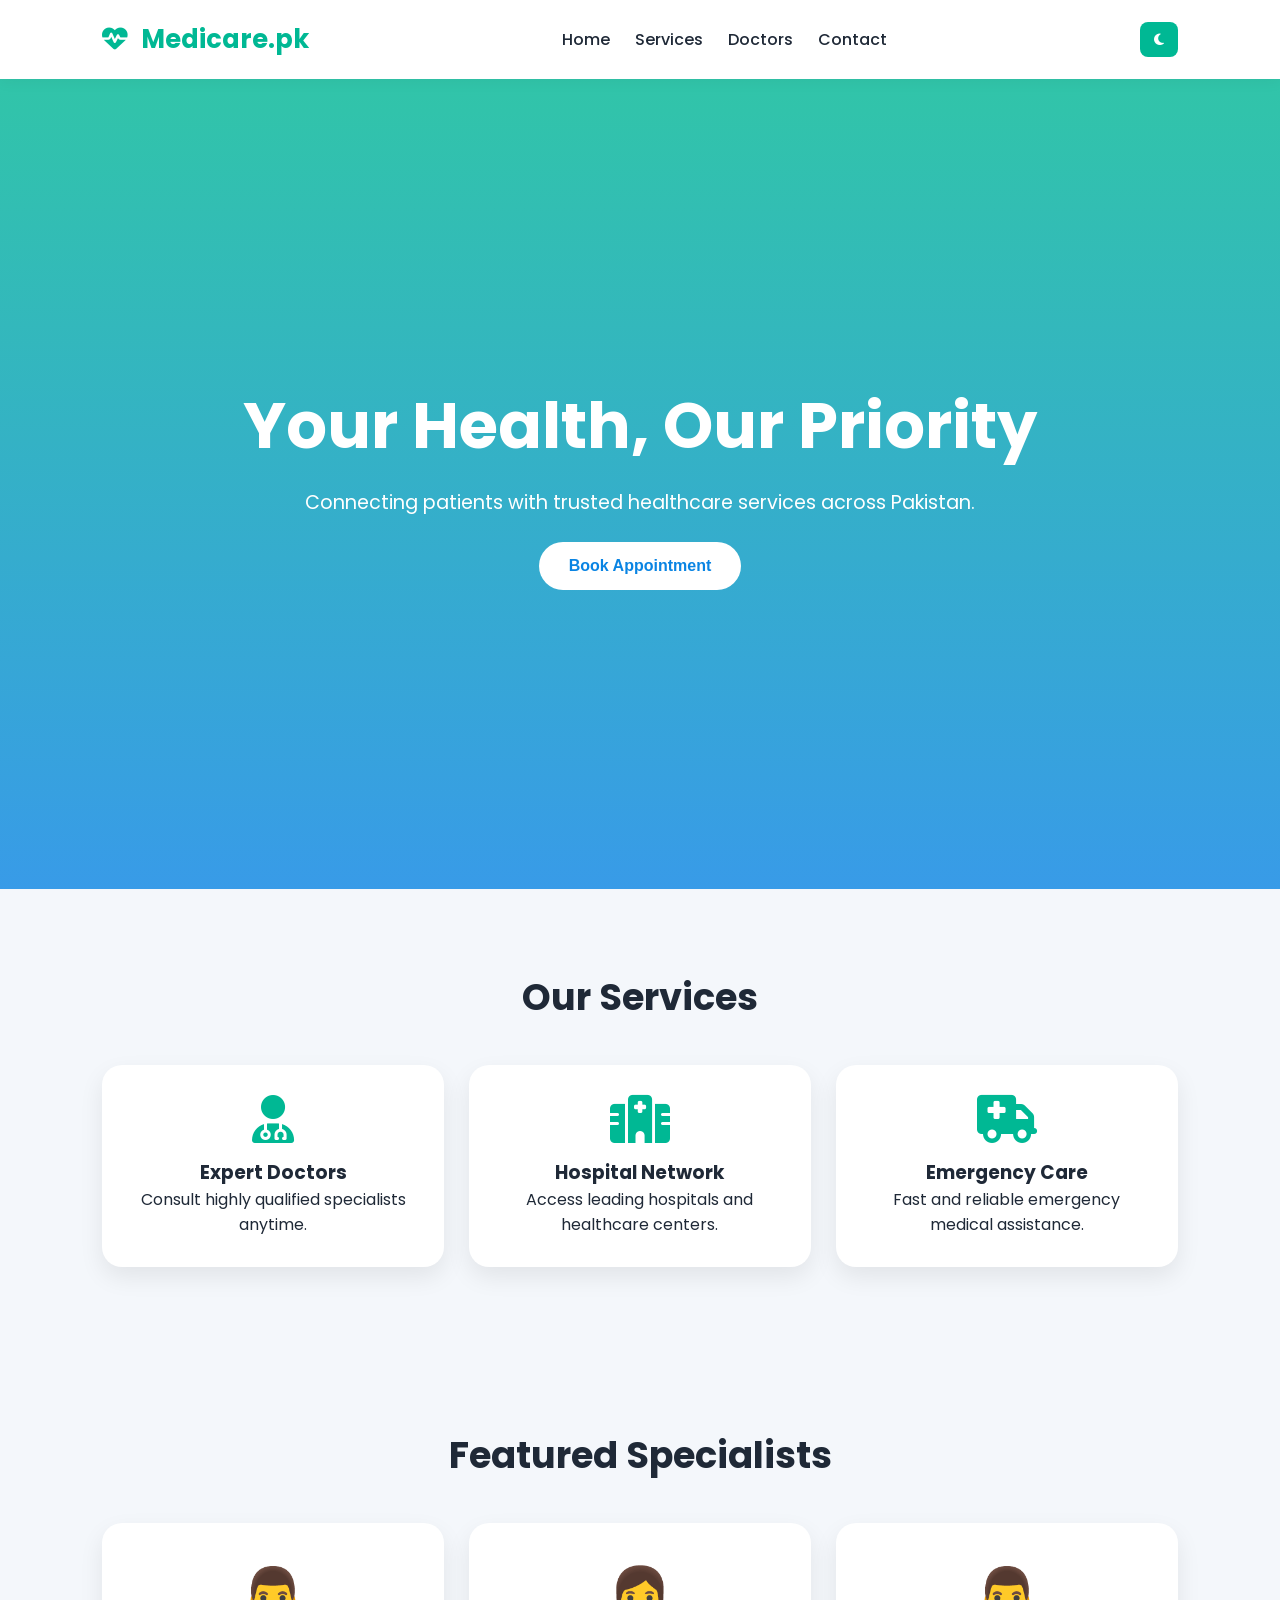
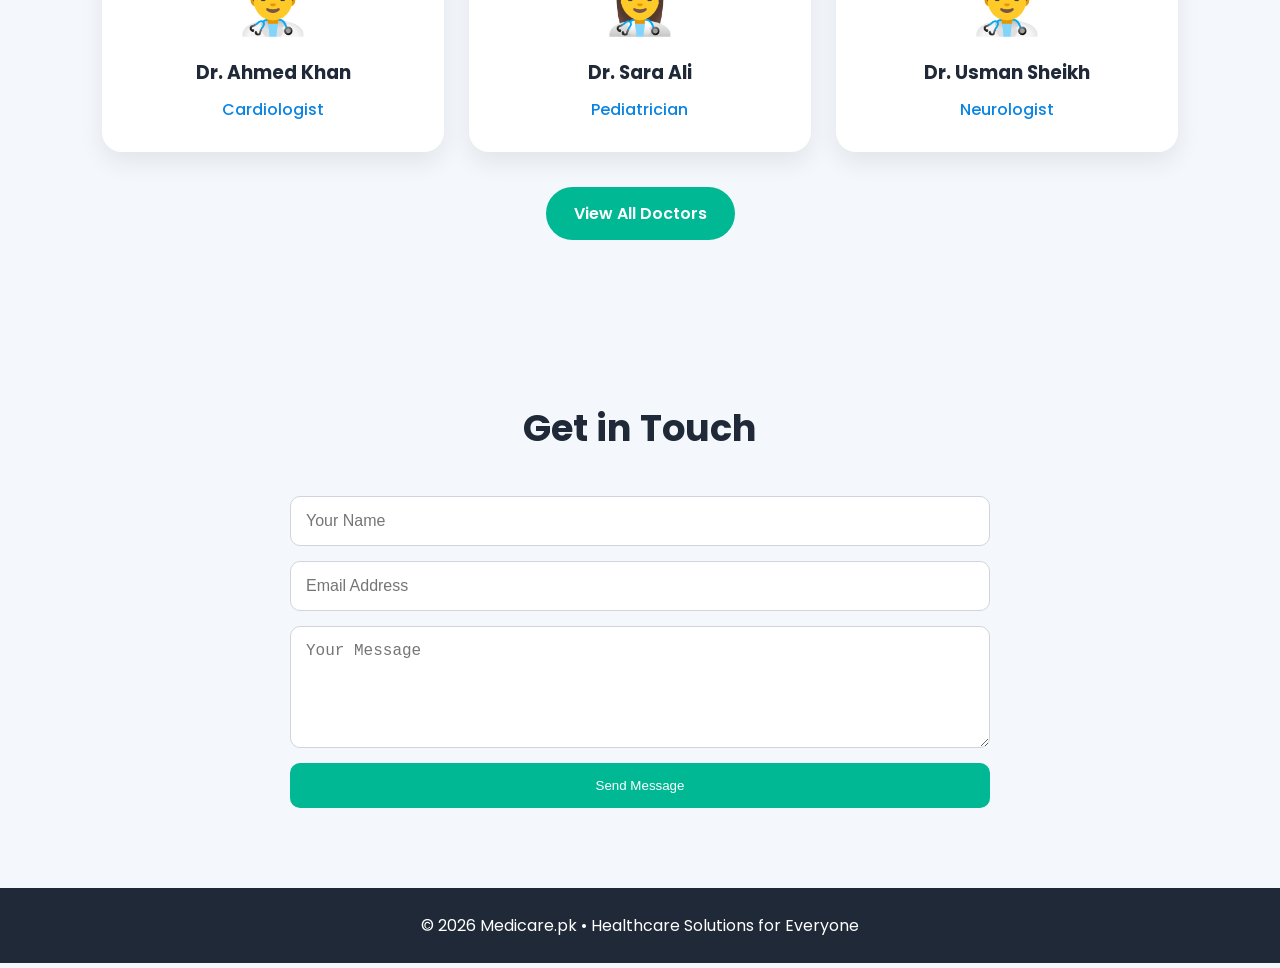
<file: index.html>
<!DOCTYPE html>
<html lang="en">
<head>
    <meta charset="UTF-8" />
    <meta name="viewport" content="width=device-width, initial-scale=1.0" />
    <title>Medicare.pk | Healthcare Made Simple</title>

    <link rel="stylesheet" href="css/style.css" />
    <link
        rel="stylesheet"
        href="https://cdnjs.cloudflare.com/ajax/libs/font-awesome/6.5.1/css/all.min.css"
    />
</head>
<body>

    <!-- Header -->
    <header>
        <nav class="navbar">
            <div class="logo">
                <i class="fa-solid fa-heart-pulse"></i>
                Medicare.pk
            </div>

            <ul class="nav-links">
                <li><a href="#home">Home</a></li>
                <li><a href="#services">Services</a></li>
                <li><a href="doctors.html">Doctors</a></li>
                <li><a href="#contact">Contact</a></li>
            </ul>

            <button id="themeBtn">
                <i class="fa-solid fa-moon"></i>
            </button>
        </nav>
    </header>

    <!-- Hero -->
    <section id="home" class="hero">
        <div class="hero-content">
            <h1>Your Health, Our Priority</h1>
            <p>
                Connecting patients with trusted healthcare services across
                Pakistan.
            </p>

            <button class="cta-btn">
                Book Appointment
            </button>
        </div>
    </section>

    <!-- Services -->
    <section id="services" class="services">
        <h2>Our Services</h2>

        <div class="service-grid">

            <div class="card">
                <i class="fa-solid fa-user-doctor"></i>
                <h3>Expert Doctors</h3>
                <p>Consult highly qualified specialists anytime.</p>
            </div>

            <div class="card">
                <i class="fa-solid fa-hospital"></i>
                <h3>Hospital Network</h3>
                <p>Access leading hospitals and healthcare centers.</p>
            </div>

            <div class="card">
                <i class="fa-solid fa-truck-medical"></i>
                <h3>Emergency Care</h3>
                <p>Fast and reliable emergency medical assistance.</p>
            </div>

        </div>
    </section>

    <!-- Doctors -->
     <section id="doctors" class="doctors">
    <h2>Featured Specialists</h2>

    <div class="doctor-grid">

        <div class="doctor-card">
            <div class="avatar">👨‍⚕️</div>
            <h3>Dr. Ahmed Khan</h3>
            <p>Cardiologist</p>
        </div>

        <div class="doctor-card">
            <div class="avatar">👩‍⚕️</div>
            <h3>Dr. Sara Ali</h3>
            <p>Pediatrician</p>
        </div>

        <div class="doctor-card">
            <div class="avatar">👨‍⚕️</div>
            <h3>Dr. Usman Sheikh</h3>
            <p>Neurologist</p>
        </div>

    </div>

    <div class="view-all-container">
        <a href="doctors.html" class="view-all-btn">
            View All Doctors
        </a>
    </div>
</section>
    
    <!-- Contact -->
    <section id="contact" class="contact">
        <h2>Get in Touch</h2>

        <form id="contactForm">
            <input type="text" placeholder="Your Name" required />
            <input type="email" placeholder="Email Address" required />
            <textarea placeholder="Your Message" rows="5"></textarea>

            <button type="submit">
                Send Message
            </button>
        </form>
    </section>

    <!-- Footer -->
    <footer>
        <p>© 2026 Medicare.pk • Healthcare Solutions for Everyone</p>
    </footer>

    <script src="js/main.js"></script>
</body>
</html>
</file>
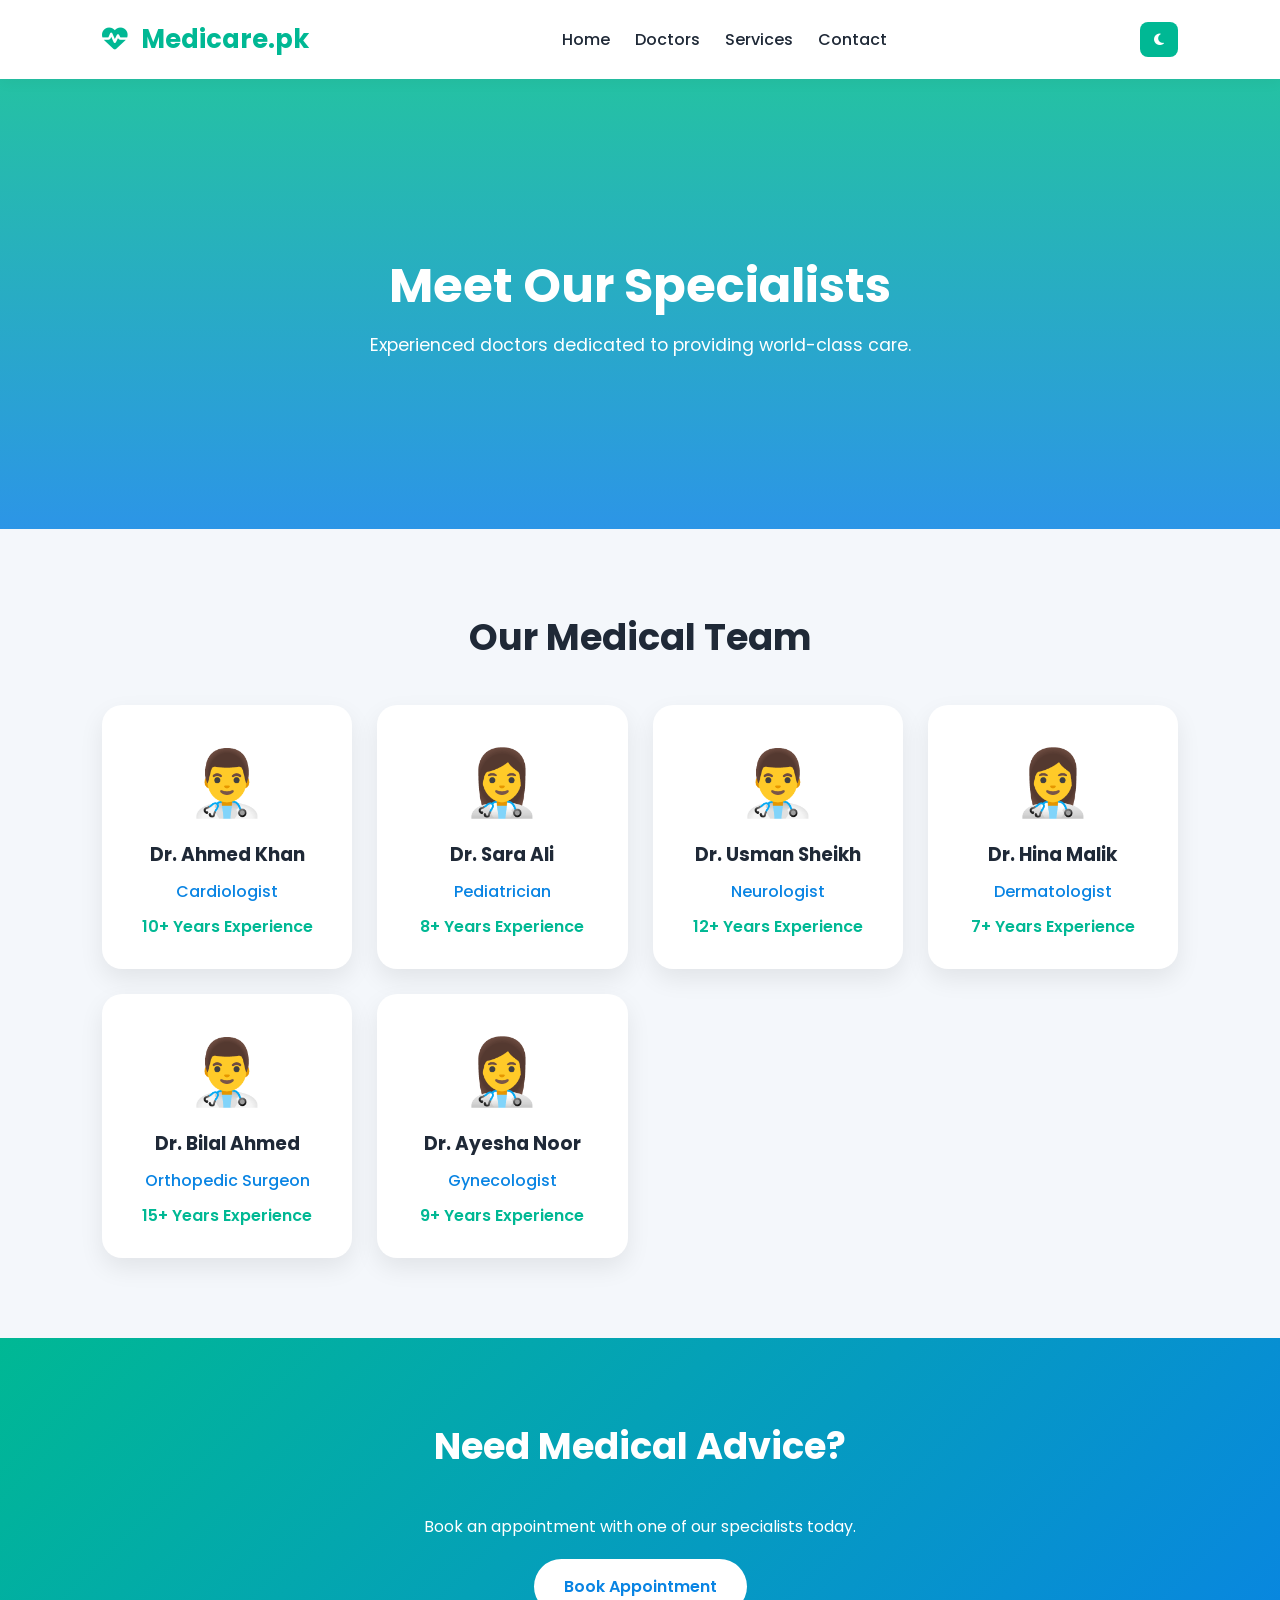
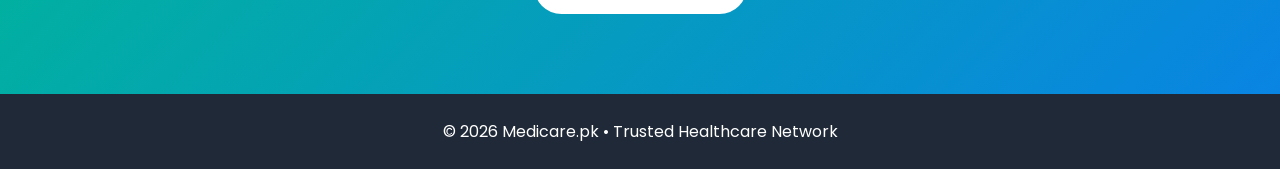
<file: doctors.html>
<!DOCTYPE html>
<html lang="en">
<head>
    <meta charset="UTF-8">
    <meta name="viewport" content="width=device-width, initial-scale=1.0">
    <title>Our Doctors | Medicare.pk</title>

    <link rel="stylesheet" href="css/style.css">

    <link
        rel="stylesheet"
        href="https://cdnjs.cloudflare.com/ajax/libs/font-awesome/6.5.1/css/all.min.css"
    >
</head>
<body>

    <!-- Navbar -->

    <header>
        <nav class="navbar">
            <div class="logo">
                <i class="fa-solid fa-heart-pulse"></i>
                Medicare.pk
            </div>

            <ul class="nav-links">
                <li><a href="index.html">Home</a></li>
                <li><a href="doctors.html">Doctors</a></li>
                <li><a href="index.html#services">Services</a></li>
                <li><a href="index.html#contact">Contact</a></li>
            </ul>

            <button id="themeBtn">
                <i class="fa-solid fa-moon"></i>
            </button>
        </nav>
    </header>

    <!-- Hero -->

    <section class="page-hero">
        <div class="hero-content">
            <h1>Meet Our Specialists</h1>
            <p>
                Experienced doctors dedicated to providing world-class care.
            </p>
        </div>
    </section>

    <!-- Doctors Grid -->

    <section class="doctor-listing">

        <h2>Our Medical Team</h2>

        <div class="doctor-grid">

            <div class="doctor-card">
                <div class="avatar">👨‍⚕️</div>
                <h3>Dr. Ahmed Khan</h3>
                <p>Cardiologist</p>
                <span>10+ Years Experience</span>
            </div>

            <div class="doctor-card">
                <div class="avatar">👩‍⚕️</div>
                <h3>Dr. Sara Ali</h3>
                <p>Pediatrician</p>
                <span>8+ Years Experience</span>
            </div>

            <div class="doctor-card">
                <div class="avatar">👨‍⚕️</div>
                <h3>Dr. Usman Sheikh</h3>
                <p>Neurologist</p>
                <span>12+ Years Experience</span>
            </div>

            <div class="doctor-card">
                <div class="avatar">👩‍⚕️</div>
                <h3>Dr. Hina Malik</h3>
                <p>Dermatologist</p>
                <span>7+ Years Experience</span>
            </div>

            <div class="doctor-card">
                <div class="avatar">👨‍⚕️</div>
                <h3>Dr. Bilal Ahmed</h3>
                <p>Orthopedic Surgeon</p>
                <span>15+ Years Experience</span>
            </div>

            <div class="doctor-card">
                <div class="avatar">👩‍⚕️</div>
                <h3>Dr. Ayesha Noor</h3>
                <p>Gynecologist</p>
                <span>9+ Years Experience</span>
            </div>

        </div>

    </section>

    <!-- CTA -->

    <section class="appointment-section">
        <h2>Need Medical Advice?</h2>
        <p>
            Book an appointment with one of our specialists today.
        </p>

        <a href="index.html#contact" class="appointment-btn">
            Book Appointment
        </a>
    </section>

    <!-- Footer -->

    <footer>
        <p>© 2026 Medicare.pk • Trusted Healthcare Network</p>
    </footer>

    <script src="js/main.js"></script>

</body>
</html>
</file>
<file: css/style.css>
@import url('https://fonts.googleapis.com/css2?family=Poppins:wght@300;400;500;600;700&display=swap');

:root {
--primary: #00b894;
--secondary: #0984e3;
--dark: #1f2937;
--light: #ffffff;
--background: #f4f7fb;
--card: #ffffff;
}

.dark-mode {
--background: #111827;
--card: #1f2937;
--light: #f9fafb;
--dark: #f9fafb;
}

* {
  margin: 0;
  padding: 0;
  box-sizing: border-box;
  }

html {
scroll-behavior: smooth;
}

body {
font-family: "Poppins", sans-serif;
background: var(--background);
color: var(--dark);
transition: all 0.3s ease;
}

/* =========================
NAVBAR
========================= */

.navbar {
display: flex;
justify-content: space-between;
align-items: center;
padding: 20px 8%;
background: rgba(255,255,255,0.95);
backdrop-filter: blur(10px);
position: sticky;
top: 0;
z-index: 1000;
box-shadow: 0 2px 15px rgba(0,0,0,0.05);
}

.dark-mode .navbar {
background: rgba(17,24,39,0.95);
}

.logo {
font-size: 1.6rem;
font-weight: 700;
color: var(--primary);
}

.logo i {
margin-right: 8px;
}

.nav-links {
display: flex;
list-style: none;
gap: 25px;
}

.nav-links a {
text-decoration: none;
color: var(--dark);
font-weight: 500;
transition: 0.3s;
}

.nav-links a:hover {
color: var(--primary);
}

#themeBtn {
border: none;
background: var(--primary);
color: white;
padding: 10px 14px;
border-radius: 8px;
cursor: pointer;
transition: 0.3s;
}

#themeBtn:hover {
background: var(--secondary);
}

/* =========================
HERO SECTION
========================= */

.hero {
min-height: 90vh;
display: flex;
justify-content: center;
align-items: center;
text-align: center;
padding: 40px;

background:
    linear-gradient(
        rgba(0,184,148,0.8),
        rgba(9,132,227,0.8)
    ),
    url("https://images.unsplash.com/photo-1576091160550-2173dba999ef?auto=format&fit=crop&w=1600&q=80");

background-size: cover;
background-position: center;

color: white;

}

.hero-content {
max-width: 800px;
}

.hero h1 {
font-size: 4rem;
margin-bottom: 15px;
}

.hero p {
font-size: 1.2rem;
margin-bottom: 25px;
}

.cta-btn {
background: white;
color: var(--secondary);
border: none;
padding: 15px 30px;
border-radius: 50px;
font-size: 1rem;
cursor: pointer;
font-weight: 600;
transition: .3s;
}

.cta-btn:hover {
transform: translateY(-3px);
}

/* =========================
GENERAL SECTION
========================= */

section {
padding: 80px 8%;
}

section h2 {
text-align: center;
margin-bottom: 40px;
font-size: 2.3rem;
}

/* =========================
SERVICES
========================= */

.service-grid {
display: grid;
grid-template-columns: repeat(auto-fit,minmax(250px,1fr));
gap: 25px;
}

.card {
background: var(--card);
padding: 30px;
border-radius: 20px;
text-align: center;
box-shadow: 0 10px 25px rgba(0,0,0,0.08);
transition: .3s;
}

.card:hover {
transform: translateY(-10px);
}

.card i {
font-size: 3rem;
color: var(--primary);
margin-bottom: 15px;
}

/* =========================
DOCTORS
========================= */

.doctor-grid {
display: grid;
grid-template-columns: repeat(auto-fit,minmax(250px,1fr));
gap: 25px;
}

.doctor-card {
background: var(--card);
padding: 30px;
text-align: center;
border-radius: 20px;
box-shadow: 0 10px 25px rgba(0,0,0,.08);
transition: 0.3s;
}

.doctor-card:hover {
transform: translateY(-8px);
}

.avatar {
font-size: 4rem;
margin-bottom: 10px;
}

.doctor-card h3 {
margin-bottom: 10px;
}

.doctor-card p {
color: var(--secondary);
font-weight: 500;
}

.doctor-card span {
display: block;
margin-top: 10px;
color: var(--primary);
font-weight: 600;
}

/* View All Doctors Button */

.view-all-container {
text-align: center;
margin-top: 35px;
}

.view-all-btn {
display: inline-block;
padding: 14px 28px;
background: var(--primary);
color: white;
text-decoration: none;
border-radius: 50px;
font-weight: 600;
transition: 0.3s;
}

.view-all-btn:hover {
background: var(--secondary);
transform: translateY(-3px);
}

/* =========================
DOCTORS PAGE HERO
========================= */

.page-hero {
min-height: 50vh;
display: flex;
justify-content: center;
align-items: center;
text-align: center;

background:
    linear-gradient(
        rgba(0,184,148,.85),
        rgba(9,132,227,.85)
    ),
    url("https://images.unsplash.com/photo-1584515933487-779824d29309?auto=format&fit=crop&w=1600&q=80");

background-size: cover;
background-position: center;

color: white;


}

.page-hero h1 {
font-size: 3rem;
margin-bottom: 10px;
}

.page-hero p {
font-size: 1.1rem;
}

/* =========================
APPOINTMENT CTA
========================= */

.appointment-section {
text-align: center;
background: linear-gradient(
135deg,
var(--primary),
var(--secondary)
);
color: white;
}

.appointment-section p {
margin: 20px 0;
}

.appointment-btn {
display: inline-block;
padding: 15px 30px;
background: white;
color: var(--secondary);
text-decoration: none;
border-radius: 50px;
font-weight: 600;
transition: .3s;
}

.appointment-btn:hover {
transform: translateY(-3px);
}

/* =========================
CONTACT
========================= */

.contact form {
max-width: 700px;
margin: auto;
display: flex;
flex-direction: column;
gap: 15px;
}

.contact input,
.contact textarea {
padding: 15px;
border-radius: 10px;
border: 1px solid #d1d5db;
font-size: 1rem;
}

.contact button {
background: var(--primary);
color: white;
border: none;
padding: 15px;
border-radius: 10px;
cursor: pointer;
transition: 0.3s;
}

.contact button:hover {
background: var(--secondary);
}

/* =========================
FOOTER
========================= */

footer {
background: var(--dark);
color: white;
text-align: center;
padding: 25px;
}

/* =========================
RESPONSIVE
========================= */

@media(max-width:768px) {


.navbar {
    flex-direction: column;
    gap: 15px;
}

.nav-links {
    flex-wrap: wrap;
    justify-content: center;
}

.hero h1 {
    font-size: 2.5rem;
}

.page-hero h1 {
    font-size: 2.2rem;
}

section {
    padding: 60px 6%;
}

}
</file>
